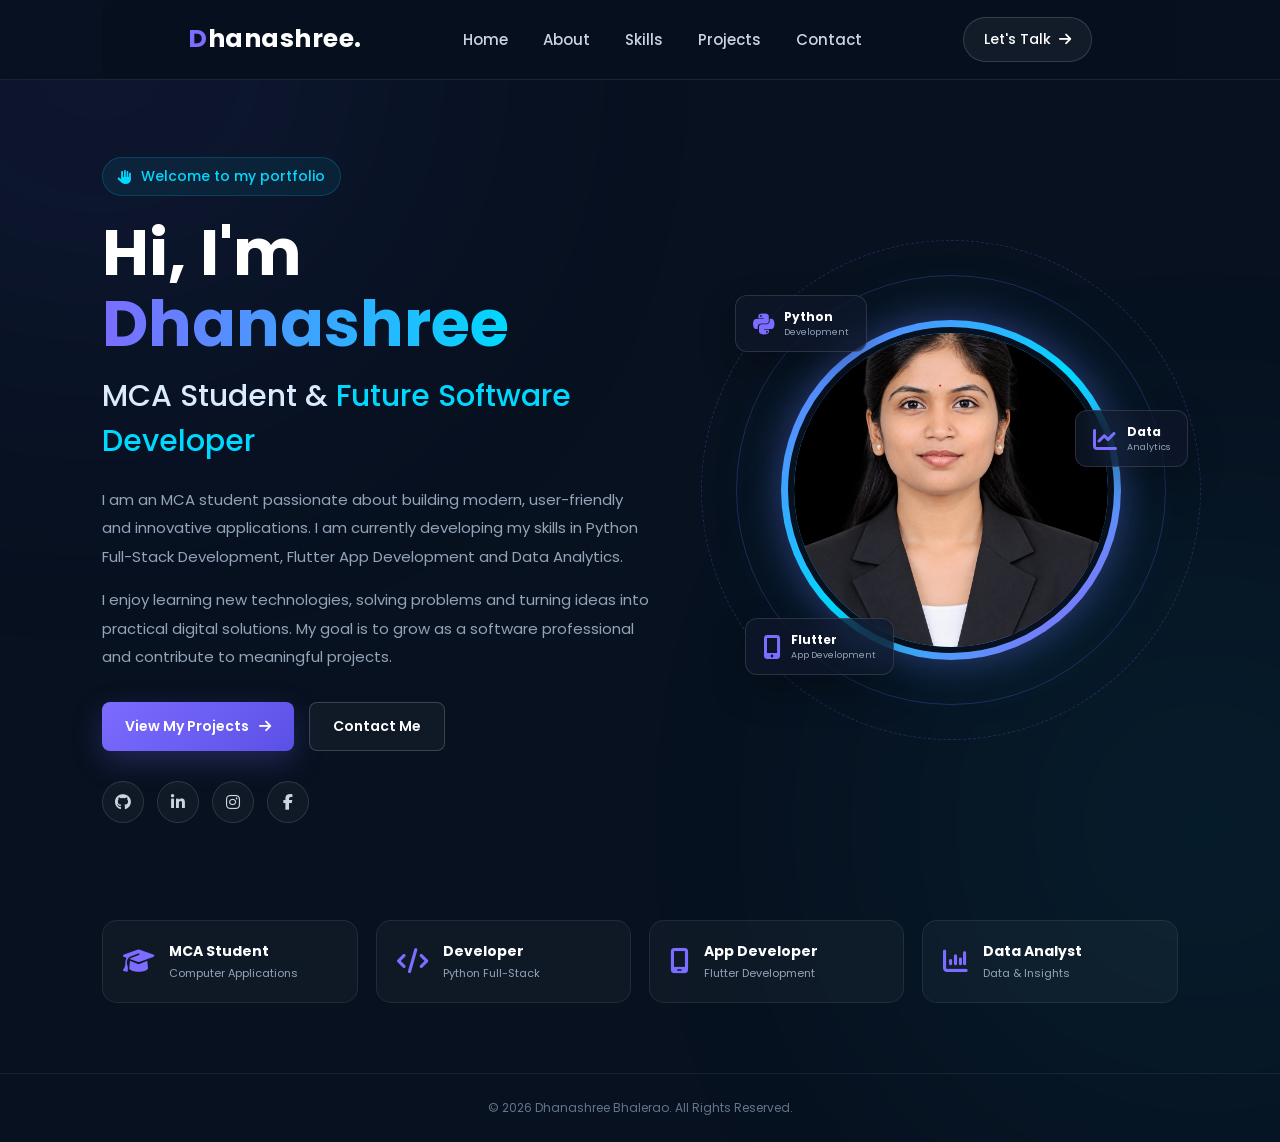
<file: index.html>
<!DOCTYPE html>
<html lang="en">

<head>
    <meta charset="UTF-8">
    <meta name="viewport" content="width=device-width, initial-scale=1.0">

    <title>Home | Dhanashree Bhalerao</title>

    <!-- Google Font -->
    <link rel="preconnect" href="https://fonts.googleapis.com">
    <link rel="preconnect" href="https://fonts.gstatic.com" crossorigin>
    <link href="https://fonts.googleapis.com/css2?family=Poppins:wght@300;400;500;600;700;800&display=swap" rel="stylesheet">

    <!-- Icons -->
    <link rel="stylesheet" href="https://cdnjs.cloudflare.com/ajax/libs/font-awesome/6.5.2/css/all.min.css">

    <!-- CSS -->
    <link rel="stylesheet" href="home.css">
    <link rel="stylesheet" href="navbar.css">
    <link rel="stylesheet" href="home.css">
</head>

<body>

    <!-- ================= NAVBAR ================= -->

    <header class="header">


        <header class="header">

            <a href="index.html" class="logo">
                <span>D</span>hanashree.
            </a>

            <nav class="navbar">

                <a href="index.html">Home</a>

                <a href="about.html">About</a>

                <a href="skill.html">Skills</a>

                <a href="projects.html">Projects</a>

                <a href="contact.html">Contact</a>

            </nav>

            <a href="contact.html" class="nav-btn">
        Let's Talk
        <i class="fa-solid fa-arrow-right"></i>
    </a>

        </header>


    </header>


    <!-- ================= HOME ================= -->

    <main>

        <section class="home">

            <!-- LEFT CONTENT -->

            <div class="home-content">

                <p class="welcome">
                    <i class="fa-solid fa-hand"></i> Welcome to my portfolio
                </p>

                <h1>
                    Hi, I'm
                    <span>Dhanashree</span>
                </h1>

                <h2>
                    MCA Student & <span>Future Software Developer</span>
                </h2>

                <p class="description">
                    I am an MCA student passionate about building modern, user-friendly and innovative applications. I am currently developing my skills in Python Full-Stack Development, Flutter App Development and Data Analytics.
                </p>

                <p class="description">
                    I enjoy learning new technologies, solving problems and turning ideas into practical digital solutions. My goal is to grow as a software professional and contribute to meaningful projects.
                </p>


                <!-- BUTTONS -->

                <div class="home-buttons">

                    <a href="projects.html" class="btn primary-btn">
                        View My Projects
                        <i class="fa-solid fa-arrow-right"></i>
                    </a>

                    <a href="contact.html" class="btn secondary-btn">
                        Contact Me
                    </a>

                </div>


                <!-- SOCIAL MEDIA -->

                <div class="social-links">

                    <a href="#" title="GitHub">
                        <i class="fa-brands fa-github"></i>
                    </a>

                    <a href="#" title="LinkedIn">
                        <i class="fa-brands fa-linkedin-in"></i>
                    </a>

                    <a href="#" title="Instagram">
                        <i class="fa-brands fa-instagram"></i>
                    </a>

                    <a href="#" title="Facebook">
                        <i class="fa-brands fa-facebook-f"></i>
                    </a>

                </div>

            </div>


            <!-- RIGHT IMAGE -->

            <div class="home-image">

                <!-- Decorative circles -->

                <div class="circle circle-one"></div>
                <div class="circle circle-two"></div>

                <!-- Image -->

                <div class="image-wrapper">

                    <div class="image-border">

                        <img src="DHANA.jpeg" alt="Dhanashree Bhalerao">

                    </div>

                </div>


                <!-- Floating Cards -->

                <div class="floating-card card-python">

                    <i class="fa-brands fa-python"></i>

                    <div>
                        <strong>Python</strong>
                        <small>Development</small>
                    </div>

                </div>


                <div class="floating-card card-data">

                    <i class="fa-solid fa-chart-line"></i>

                    <div>
                        <strong>Data</strong>
                        <small>Analytics</small>
                    </div>

                </div>


                <div class="floating-card card-flutter">

                    <i class="fa-solid fa-mobile-screen-button"></i>

                    <div>
                        <strong>Flutter</strong>
                        <small>App Development</small>
                    </div>

                </div>

            </div>

        </section>


        <!-- ================= QUICK INFO ================= -->

        <section class="quick-info">

            <div class="info-box">

                <i class="fa-solid fa-graduation-cap"></i>

                <div>
                    <h3>MCA Student</h3>
                    <p>Computer Applications</p>
                </div>

            </div>


            <div class="info-box">

                <i class="fa-solid fa-code"></i>

                <div>
                    <h3>Developer</h3>
                    <p>Python Full-Stack</p>
                </div>

            </div>


            <div class="info-box">

                <i class="fa-solid fa-mobile-screen"></i>

                <div>
                    <h3>App Developer</h3>
                    <p>Flutter Development</p>
                </div>

            </div>


            <div class="info-box">

                <i class="fa-solid fa-chart-column"></i>

                <div>
                    <h3>Data Analyst</h3>
                    <p>Data & Insights</p>
                </div>

            </div>

        </section>

    </main>


    <!-- ================= FOOTER ================= -->

    <footer>

        <p>
            © 2026 Dhanashree Bhalerao. All Rights Reserved.
        </p>

    </footer>

</body>

</html>
</file>
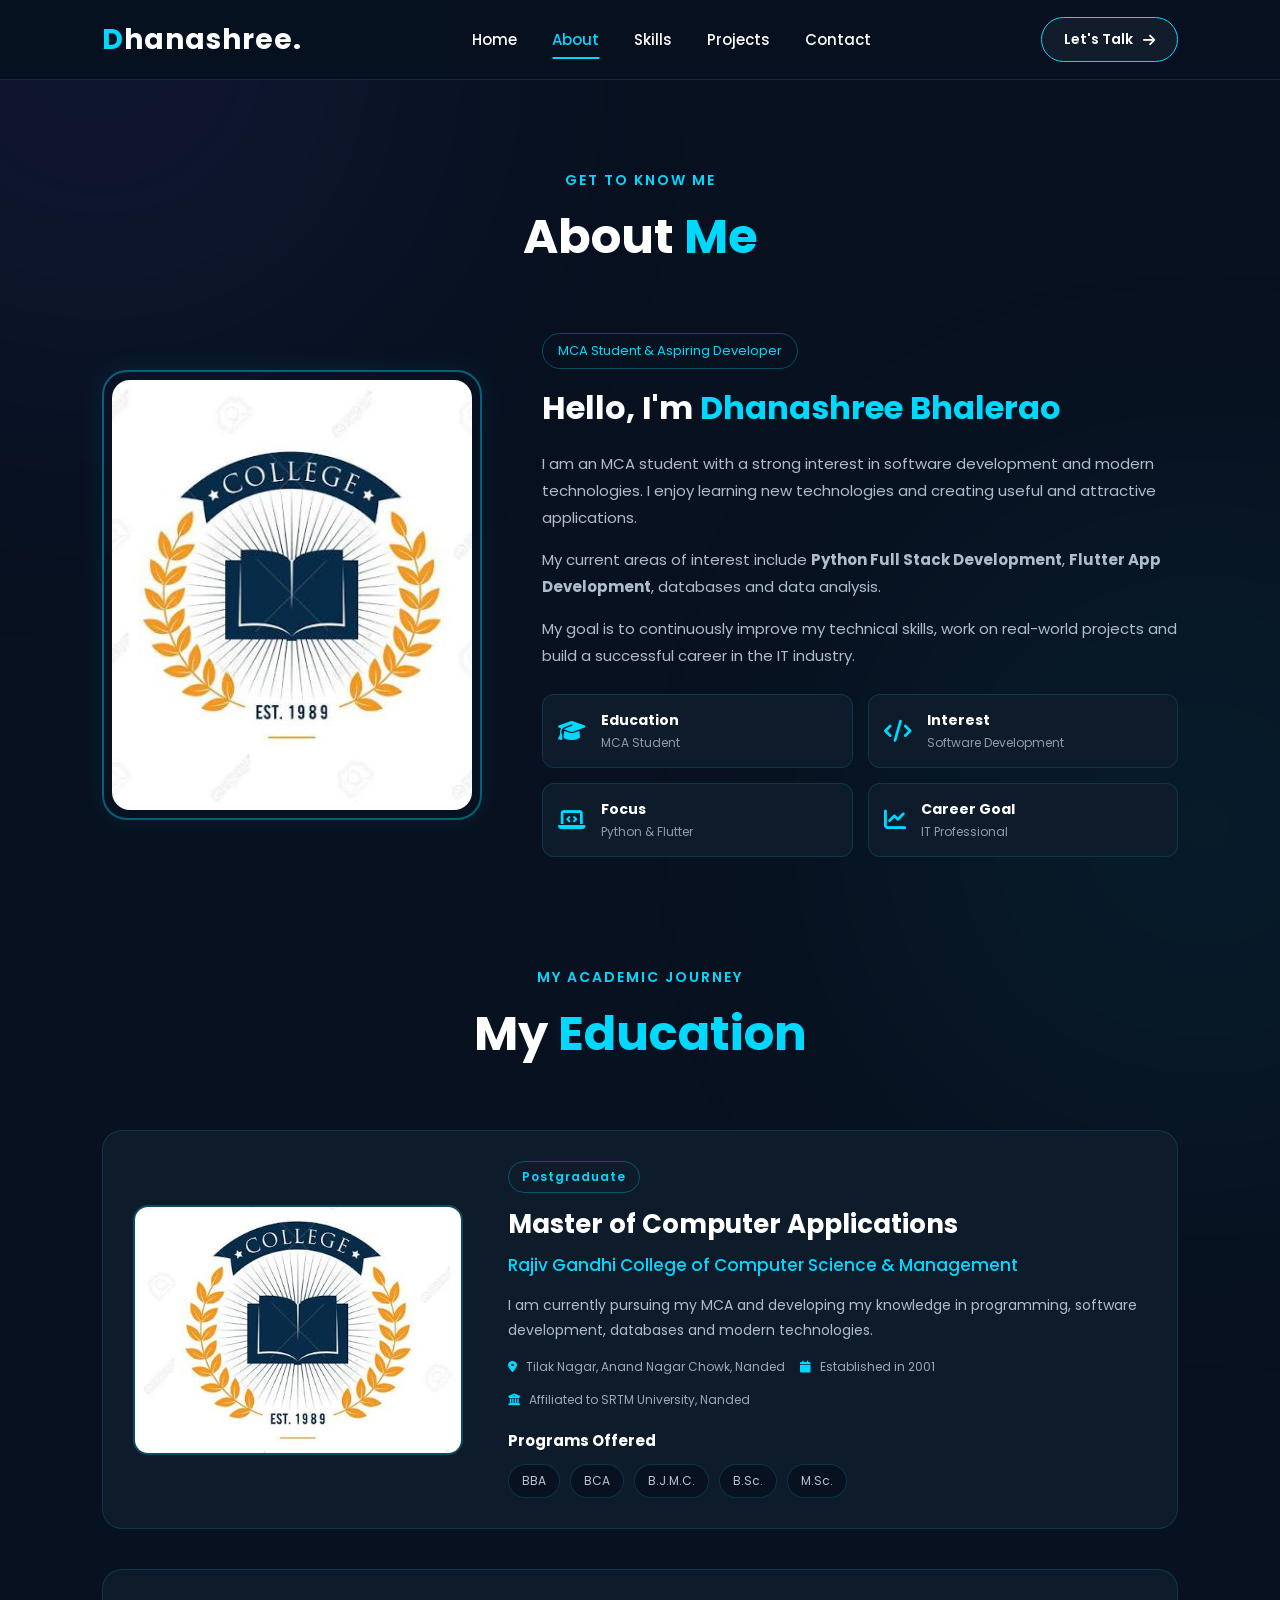
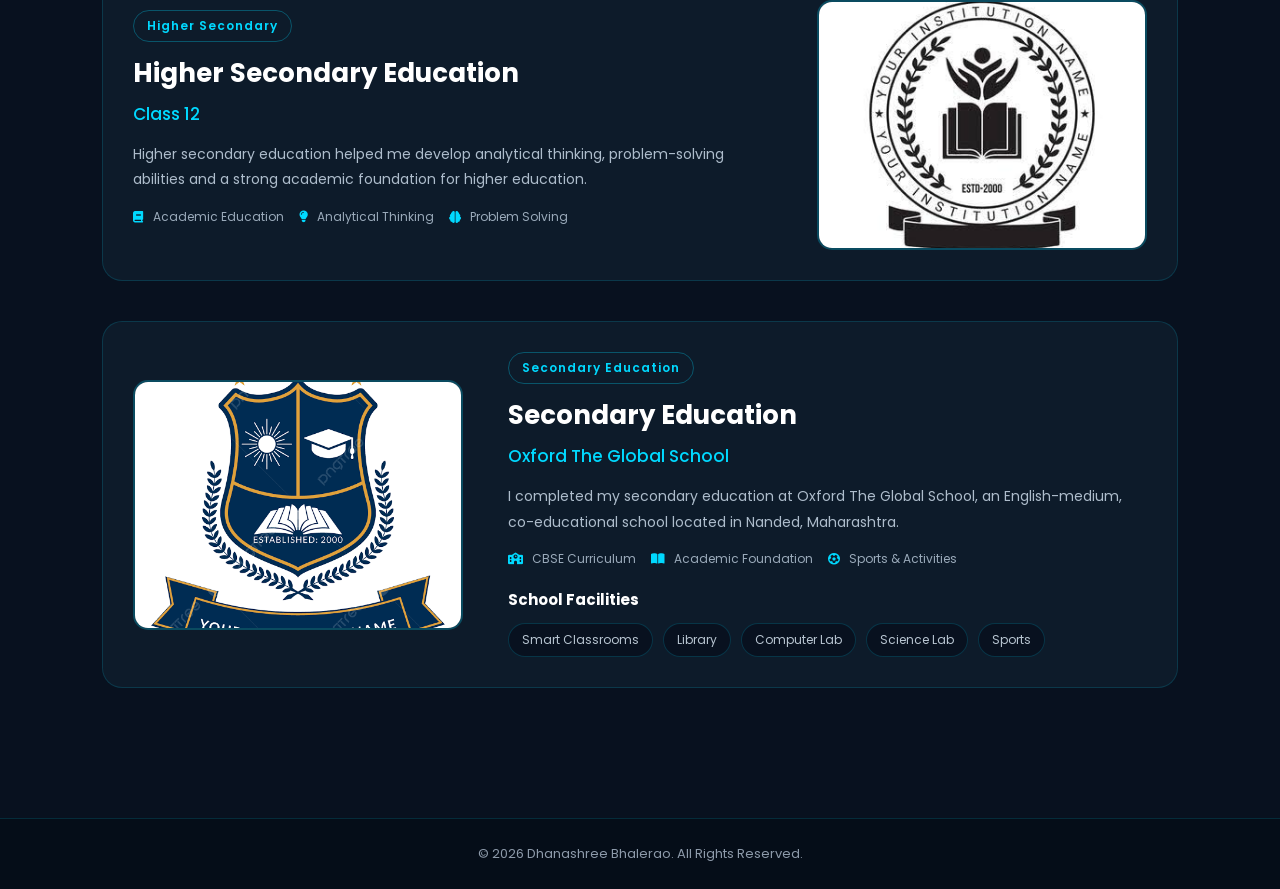
<file: about.html>
<!DOCTYPE html>
<html lang="en">

<head>
    <meta charset="UTF-8">
    <meta name="viewport" content="width=device-width, initial-scale=1.0">

    <title>ABOUT</title>

    <!-- Google Font -->
    <link rel="preconnect" href="https://fonts.googleapis.com">
    <link rel="preconnect" href="https://fonts.gstatic.com" crossorigin>

    <link href="https://fonts.googleapis.com/css2?family=Poppins:wght@300;400;500;600;700;800&display=swap" rel="stylesheet">

    <!-- Font Awesome -->
    <link rel="stylesheet" href="https://cdnjs.cloudflare.com/ajax/libs/font-awesome/6.5.2/css/all.min.css">

    <!-- Same CSS -->
    <link rel="stylesheet" href="about.css">

    <!-- Contact Page CSS -->
    <link rel="stylesheet" href="navbar.css">
    <link rel="stylesheet" href="home.css">

</head>

<!DOCTYPE html>
<html lang="en">

<head>
    <meta charset="UTF-8">
    <meta name="viewport" content="width=device-width, initial-scale=1.0">

    <title>About | Dhanashree Bhalerao</title>

    <!-- Google Font -->
    <link rel="preconnect" href="https://fonts.googleapis.com">
    <link rel="preconnect" href="https://fonts.gstatic.com" crossorigin>

    <link href="https://fonts.googleapis.com/css2?family=Poppins:wght@300;400;500;600;700;800&display=swap" rel="stylesheet">

    <!-- Font Awesome -->
    <link rel="stylesheet" href="https://cdnjs.cloudflare.com/ajax/libs/font-awesome/6.5.2/css/all.min.css">

    <!-- CSS -->
    <link rel="stylesheet" href="about.css">

</head>

<body>


    <!-- ================= HEADER / NAVBAR ================= -->

    <header class="header">

        <a href="index.html" class="logo">
            <span>D</span>hanashree.
        </a>

        <nav class="navbar">

            <a href="index.html">Home</a>

            <a href="about.html" class="active">About</a>

            <a href="skill.html">Skills</a>

            <a href="projects.html">Projects</a>

            <a href="contact.html">Contact</a>

        </nav>

        <a href="contact.html" class="nav-btn">
            Let's Talk
            <i class="fa-solid fa-arrow-right"></i>
        </a>

    </header>


    <!-- ================= ABOUT SECTION ================= -->

    <main>

        <section class="about">

            <div class="section-heading">

                <p class="small-title">
                    Get To Know Me
                </p>

                <h1>
                    About <span>Me</span>
                </h1>

            </div>


            <!-- ABOUT INTRO -->

            <div class="about-intro">

                <div class="about-image">

                    <img src="Graduation.jpg" alt="Dhanashree Graduation">

                </div>


                <div class="about-content">

                    <span class="about-tag">
                        MCA Student & Aspiring Developer
                    </span>

                    <h2>
                        Hello, I'm
                        <span>Dhanashree Bhalerao</span>
                    </h2>

                    <p>
                        I am an MCA student with a strong interest in software development and modern technologies. I enjoy learning new technologies and creating useful and attractive applications.
                    </p>

                    <p>
                        My current areas of interest include
                        <strong>Python Full Stack Development</strong>,
                        <strong>Flutter App Development</strong>, databases and data analysis.
                    </p>

                    <p>
                        My goal is to continuously improve my technical skills, work on real-world projects and build a successful career in the IT industry.
                    </p>


                    <!-- ABOUT DETAILS -->

                    <div class="about-details">

                        <div class="detail-box">
                            <i class="fa-solid fa-graduation-cap"></i>

                            <div>
                                <h4>Education</h4>
                                <p>MCA Student</p>
                            </div>
                        </div>


                        <div class="detail-box">
                            <i class="fa-solid fa-code"></i>

                            <div>
                                <h4>Interest</h4>
                                <p>Software Development</p>
                            </div>
                        </div>


                        <div class="detail-box">
                            <i class="fa-solid fa-laptop-code"></i>

                            <div>
                                <h4>Focus</h4>
                                <p>Python & Flutter</p>
                            </div>
                        </div>


                        <div class="detail-box">
                            <i class="fa-solid fa-chart-line"></i>

                            <div>
                                <h4>Career Goal</h4>
                                <p>IT Professional</p>
                            </div>
                        </div>

                    </div>

                </div>

            </div>


            <!-- ================= EDUCATION ================= -->

            <div class="education-section">

                <div class="section-heading">

                    <p class="small-title">
                        My Academic Journey
                    </p>

                    <h1>
                        My <span>Education</span>
                    </h1>

                </div>


                <!-- MCA -->

                <div class="education-card">

                    <div class="education-image">

                        <img src="Graduation.jpg" alt="MCA Graduation">

                    </div>


                    <div class="education-content">

                        <span class="education-year">
                            Postgraduate
                        </span>

                        <h2>
                            Master of Computer Applications
                        </h2>

                        <h3>
                            Rajiv Gandhi College of Computer Science & Management
                        </h3>

                        <p>
                            I am currently pursuing my MCA and developing my knowledge in programming, software development, databases and modern technologies.
                        </p>

                        <div class="education-info">

                            <p>
                                <i class="fa-solid fa-location-dot"></i> Tilak Nagar, Anand Nagar Chowk, Nanded
                            </p>

                            <p>
                                <i class="fa-solid fa-calendar"></i> Established in 2001
                            </p>

                            <p>
                                <i class="fa-solid fa-building-columns"></i> Affiliated to SRTM University, Nanded
                            </p>

                        </div>

                        <h4>Programs Offered</h4>

                        <div class="course-list">

                            <span>BBA</span>
                            <span>BCA</span>
                            <span>B.J.M.C.</span>
                            <span>B.Sc.</span>
                            <span>M.Sc.</span>

                        </div>

                    </div>

                </div>


                <!-- CLASS 12 -->

                <div class="education-card reverse">

                    <div class="education-image">

                        <img src="class 12.jpg" alt="Class 12 Education">

                    </div>


                    <div class="education-content">

                        <span class="education-year">
                            Higher Secondary
                        </span>

                        <h2>
                            Higher Secondary Education
                        </h2>

                        <h3>
                            Class 12
                        </h3>

                        <p>
                            Higher secondary education helped me develop analytical thinking, problem-solving abilities and a strong academic foundation for higher education.
                        </p>

                        <div class="education-info">

                            <p>
                                <i class="fa-solid fa-book"></i> Academic Education
                            </p>

                            <p>
                                <i class="fa-solid fa-lightbulb"></i> Analytical Thinking
                            </p>

                            <p>
                                <i class="fa-solid fa-brain"></i> Problem Solving
                            </p>

                        </div>

                    </div>

                </div>


                <!-- CLASS 10 -->

                <div class="education-card">

                    <div class="education-image">

                        <img src="class10.png" alt="Class 10 Education">

                    </div>


                    <div class="education-content">

                        <span class="education-year">
                            Secondary Education
                        </span>

                        <h2>
                            Secondary Education
                        </h2>

                        <h3>
                            Oxford The Global School
                        </h3>

                        <p>
                            I completed my secondary education at Oxford The Global School, an English-medium, co-educational school located in Nanded, Maharashtra.
                        </p>

                        <div class="education-info">

                            <p>
                                <i class="fa-solid fa-school"></i> CBSE Curriculum
                            </p>

                            <p>
                                <i class="fa-solid fa-book-open"></i> Academic Foundation
                            </p>

                            <p>
                                <i class="fa-solid fa-futbol"></i> Sports & Activities
                            </p>

                        </div>

                        <h4>School Facilities</h4>

                        <div class="course-list">

                            <span>Smart Classrooms</span>
                            <span>Library</span>
                            <span>Computer Lab</span>
                            <span>Science Lab</span>
                            <span>Sports</span>

                        </div>

                    </div>

                </div>

            </div>

        </section>

    </main>


    <!-- ================= FOOTER ================= -->

    <footer>

        <p>
            © 2026 Dhanashree Bhalerao. All Rights Reserved.
        </p>

    </footer>


</body>

</html>
</file>
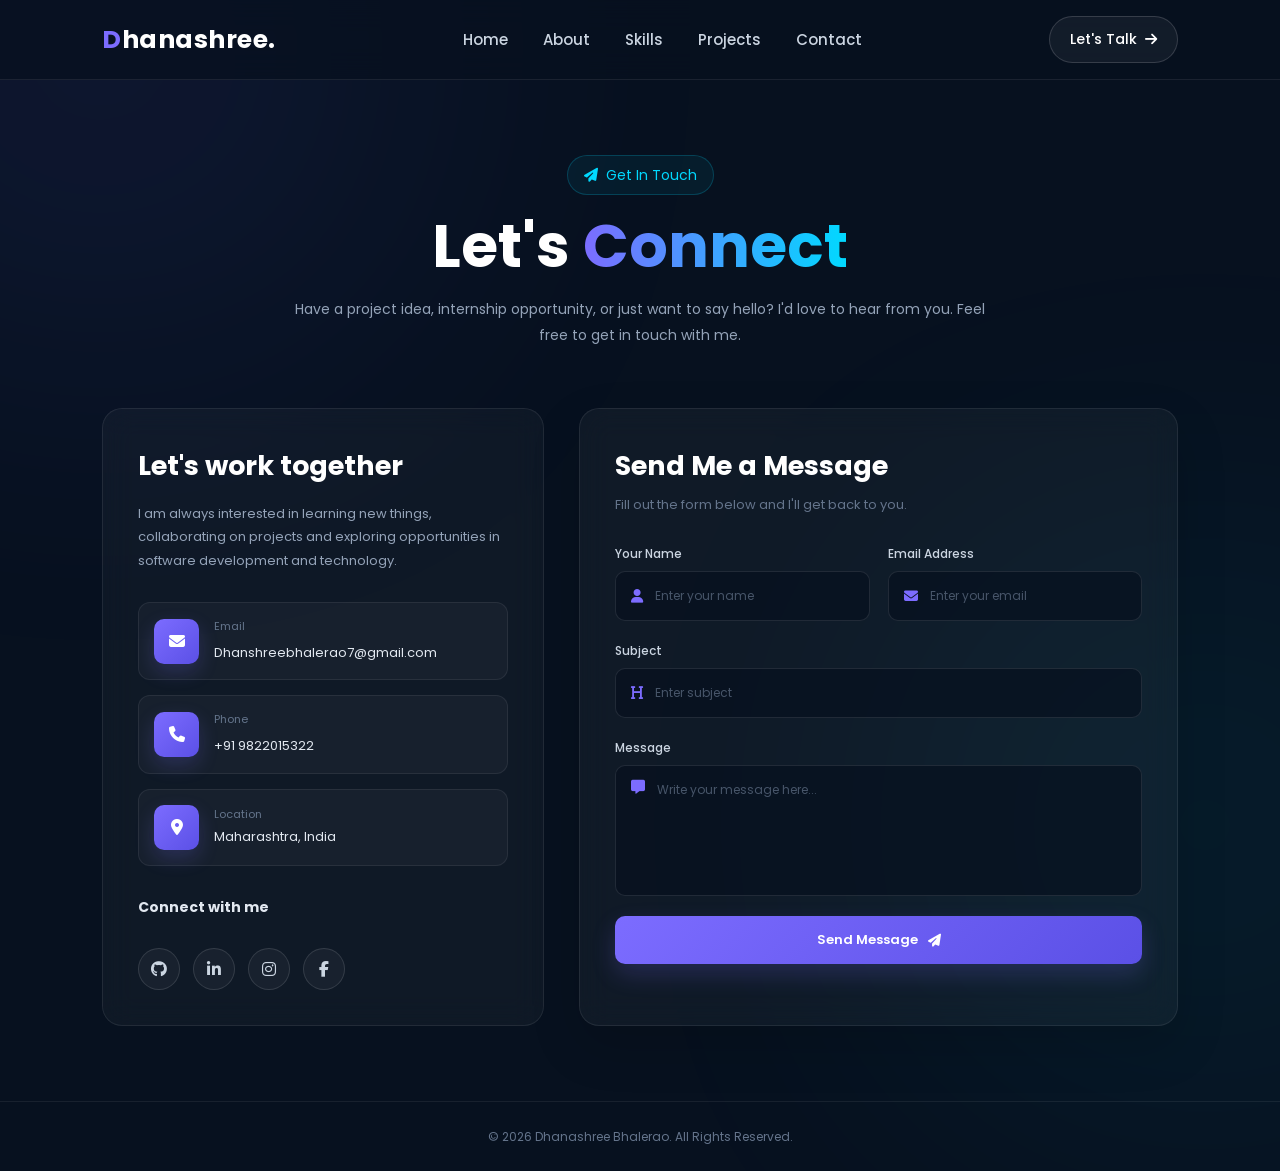
<file: contact.html>
<!DOCTYPE html>
<html lang="en">

<head>
    <meta charset="UTF-8">
    <meta name="viewport" content="width=device-width, initial-scale=1.0">

    <title>Contact | Dhanashree Bhalerao</title>

    <!-- Google Font -->
    <link rel="preconnect" href="https://fonts.googleapis.com">
    <link rel="preconnect" href="https://fonts.gstatic.com" crossorigin>

    <link href="https://fonts.googleapis.com/css2?family=Poppins:wght@300;400;500;600;700;800&display=swap" rel="stylesheet">

    <!-- Font Awesome -->
    <link rel="stylesheet" href="https://cdnjs.cloudflare.com/ajax/libs/font-awesome/6.5.2/css/all.min.css">

    <!-- Same CSS -->
    <link rel="stylesheet" href="contact.css">

    <!-- Contact Page CSS -->
    <link rel="stylesheet" href="navbar.css">
    <link rel="stylesheet" href="home.css">

</head>

<body>

    <header class="header">

        <a href="index.html" class="logo">
            <span>D</span>hanashree.
        </a>

        <nav class="navbar">

            <a href="index.html">Home</a>

            <a href="about.html">About</a>

            <a href="skill.html">Skills</a>

            <a href="projects.html">Projects</a>

            <a href="contact.html">Contact</a>

        </nav>

        <a href="contact.html" class="nav-btn">
        Let's Talk
        <i class="fa-solid fa-arrow-right"></i>
    </a>

    </header>


    </header>

    <!-- ================= CONTACT SECTION ================= -->

    <main>

        <section class="contact">

            <!-- PAGE HEADING -->

            <div class="contact-heading">

                <p class="contact-label">
                    <i class="fa-solid fa-paper-plane"></i> Get In Touch
                </p>

                <h1>
                    Let's <span>Connect</span>
                </h1>

                <p>
                    Have a project idea, internship opportunity, or just want to say hello? I'd love to hear from you. Feel free to get in touch with me.
                </p>

            </div>


            <!-- CONTACT CONTENT -->

            <div class="contact-container">


                <!-- LEFT SIDE -->

                <div class="contact-info">

                    <h2>
                        Let's work together
                    </h2>

                    <p>
                        I am always interested in learning new things, collaborating on projects and exploring opportunities in software development and technology.
                    </p>


                    <!-- EMAIL -->

                    <div class="contact-card">

                        <div class="contact-icon">
                            <i class="fa-solid fa-envelope"></i>
                        </div>

                        <div>
                            <span>Email</span>

                            <a href="Dhanshreebhalerao7@.com">
                                Dhanshreebhalerao7@gmail.com
                            </a>
                        </div>

                    </div>


                    <!-- PHONE -->

                    <div class="contact-card">

                        <div class="contact-icon">
                            <i class="fa-solid fa-phone"></i>
                        </div>

                        <div>
                            <span>Phone</span>

                            <a href="tel:+919226624110">
                                +91 9822015322
                            </a>
                        </div>

                    </div>


                    <!-- LOCATION -->

                    <div class="contact-card">

                        <div class="contact-icon">
                            <i class="fa-solid fa-location-dot"></i>
                        </div>

                        <div>
                            <span>Location</span>

                            <p>
                                Maharashtra, India
                            </p>
                        </div>

                    </div>


                    <!-- SOCIAL MEDIA -->

                    <div class="contact-social">

                        <h3>Connect with me</h3>

                        <div class="social-links">

                            <a href="#" title="GitHub">
                                <i class="fa-brands fa-github"></i>
                            </a>

                            <a href="#" title="LinkedIn">
                                <i class="fa-brands fa-linkedin-in"></i>
                            </a>

                            <a href="#" title="Instagram">
                                <i class="fa-brands fa-instagram"></i>
                            </a>

                            <a href="#" title="Facebook">
                                <i class="fa-brands fa-facebook-f"></i>
                            </a>

                        </div>

                    </div>

                </div>


                <!-- RIGHT SIDE FORM -->

                <div class="contact-form-box">

                    <h2>
                        Send Me a Message
                    </h2>

                    <p>
                        Fill out the form below and I'll get back to you.
                    </p>


                    <form action="#" method="post">

                        <div class="input-row">

                            <div class="input-box">

                                <label for="name">
                                    Your Name
                                </label>

                                <div class="input-field">

                                    <i class="fa-solid fa-user"></i>

                                    <input type="text" id="name" name="name" placeholder="Enter your name" required>

                                </div>

                            </div>


                            <div class="input-box">

                                <label for="email">
                                    Email Address
                                </label>

                                <div class="input-field">

                                    <i class="fa-solid fa-envelope"></i>

                                    <input type="email" id="email" name="email" placeholder="Enter your email" required>

                                </div>

                            </div>

                        </div>


                        <div class="input-box">

                            <label for="subject">
                                Subject
                            </label>

                            <div class="input-field">

                                <i class="fa-solid fa-heading"></i>

                                <input type="text" id="subject" name="subject" placeholder="Enter subject" required>

                            </div>

                        </div>


                        <div class="input-box">

                            <label for="message">
                                Message
                            </label>

                            <div class="textarea-field">

                                <i class="fa-solid fa-message"></i>

                                <textarea id="message" name="message" rows="6" placeholder="Write your message here..." required></textarea>

                            </div>

                        </div>


                        <button type="submit" class="send-btn">

                            Send Message

                            <i class="fa-solid fa-paper-plane"></i>

                        </button>

                    </form>

                </div>

            </div>

        </section>

    </main>


    <!-- ================= FOOTER ================= -->

    <footer>

        <p>
            © 2026 Dhanashree Bhalerao. All Rights Reserved.
        </p>

    </footer>

</body>

</html>
</file>
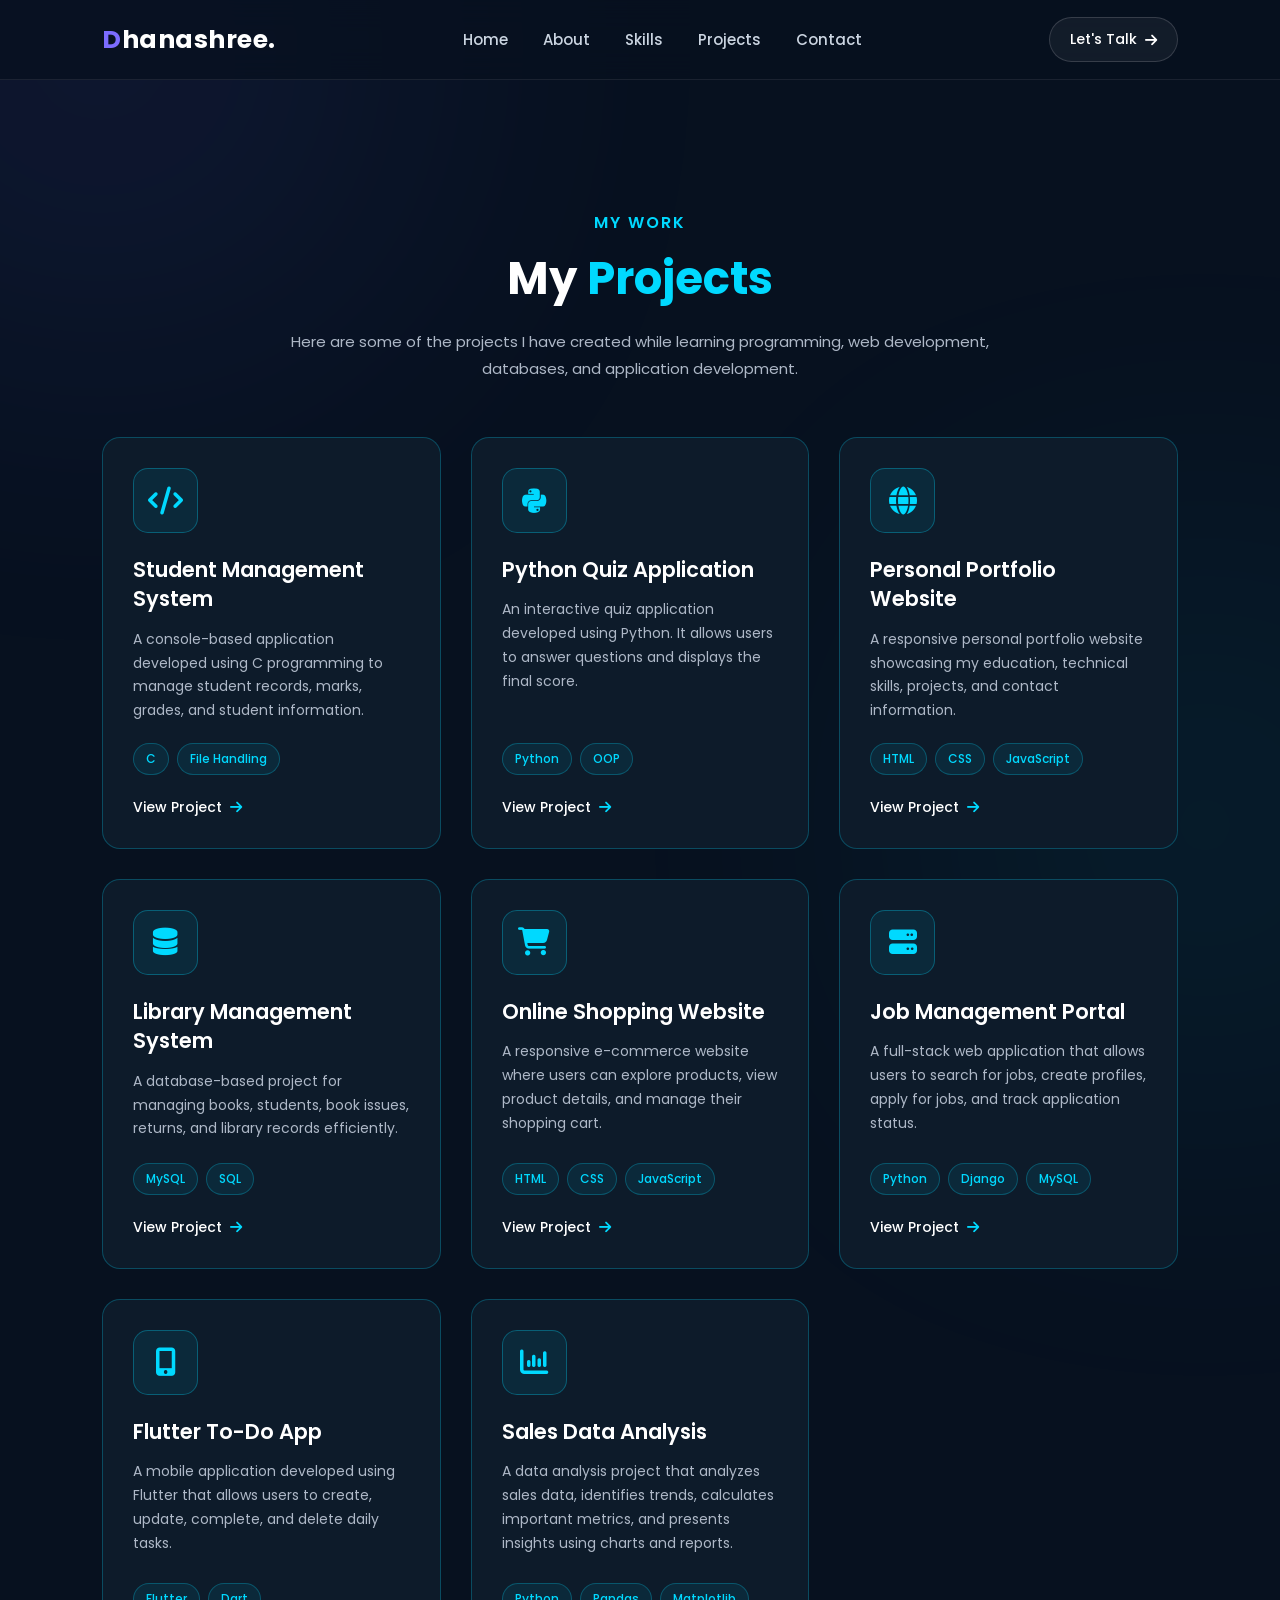
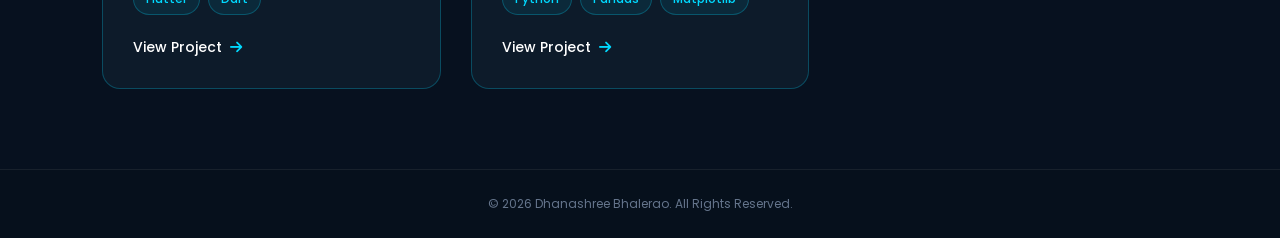
<file: projects.html>
<!DOCTYPE html>
<html lang="en">

<head>
    <meta charset="UTF-8">
    <meta name="viewport" content="width=device-width, initial-scale=1.0">

    <title>Contact | Dhanashree Bhalerao</title>

    <!-- Google Font -->
    <link rel="preconnect" href="https://fonts.googleapis.com">
    <link rel="preconnect" href="https://fonts.gstatic.com" crossorigin>

    <link href="https://fonts.googleapis.com/css2?family=Poppins:wght@300;400;500;600;700;800&display=swap" rel="stylesheet">

    <!-- Font Awesome -->
    <link rel="stylesheet" href="https://cdnjs.cloudflare.com/ajax/libs/font-awesome/6.5.2/css/all.min.css">

    <!-- Same CSS -->
    <link rel="stylesheet" href="projects.css">

    <!-- Contact Page CSS -->
    <link rel="stylesheet" href="navbar.css">
    <link rel="stylesheet" href="home.css">

</head>

<body>

    <header class="header">

        <a href="index.html" class="logo">
            <span>D</span>hanashree.
        </a>

        <nav class="navbar">

            <a href="index.html">Home</a>

            <a href="about.html">About</a>

            <a href="skill.html">Skills</a>

            <a href="projects.html">Projects</a>

            <a href="contact.html">Contact</a>

        </nav>

        <a href="contact.html" class="nav-btn">
        Let's Talk
        <i class="fa-solid fa-arrow-right"></i>
    </a>

    </header>


    </header>


    <main>

        <section class="projects-section">

            <div class="projects-heading">

                <p class="section-subtitle">
                    My Work
                </p>

                <h1>
                    My <span>Projects</span>
                </h1>

                <p class="section-description">
                    Here are some of the projects I have created while learning programming, web development, databases, and application development.
                </p>

            </div>


            <!-- =========================
                 PROJECT CARDS
            ========================== -->

            <div class="projects-container">


                <!-- Project 1 -->

                <div class="project-card">

                    <div class="project-icon">
                        <i class="fa-solid fa-code"></i>
                    </div>

                    <h2>
                        Student Management System
                    </h2>

                    <p>
                        A console-based application developed using C programming to manage student records, marks, grades, and student information.
                    </p>

                    <div class="project-tech">
                        <span>C</span>
                        <span>File Handling</span>
                    </div>

                    <a href="#" class="project-btn">
                        View Project
                        <i class="fa-solid fa-arrow-right"></i>
                    </a>

                </div>


                <!-- Project 2 -->

                <div class="project-card">

                    <div class="project-icon">
                        <i class="fa-brands fa-python"></i>
                    </div>

                    <h2>
                        Python Quiz Application
                    </h2>

                    <p>
                        An interactive quiz application developed using Python. It allows users to answer questions and displays the final score.
                    </p>

                    <div class="project-tech">
                        <span>Python</span>
                        <span>OOP</span>
                    </div>

                    <a href="#" class="project-btn">
                        View Project
                        <i class="fa-solid fa-arrow-right"></i>
                    </a>

                </div>


                <!-- Project 3 -->

                <div class="project-card">

                    <div class="project-icon">
                        <i class="fa-solid fa-globe"></i>
                    </div>

                    <h2>
                        Personal Portfolio Website
                    </h2>

                    <p>
                        A responsive personal portfolio website showcasing my education, technical skills, projects, and contact information.
                    </p>

                    <div class="project-tech">
                        <span>HTML</span>
                        <span>CSS</span>
                        <span>JavaScript</span>
                    </div>

                    <a href="#" class="project-btn">
                        View Project
                        <i class="fa-solid fa-arrow-right"></i>
                    </a>

                </div>


                <!-- Project 4 -->

                <div class="project-card">

                    <div class="project-icon">
                        <i class="fa-solid fa-database"></i>
                    </div>

                    <h2>
                        Library Management System
                    </h2>

                    <p>
                        A database-based project for managing books, students, book issues, returns, and library records efficiently.
                    </p>

                    <div class="project-tech">
                        <span>MySQL</span>
                        <span>SQL</span>
                    </div>

                    <a href="#" class="project-btn">
                        View Project
                        <i class="fa-solid fa-arrow-right"></i>
                    </a>

                </div>


                <!-- Project 5 -->

                <div class="project-card">

                    <div class="project-icon">
                        <i class="fa-solid fa-cart-shopping"></i>
                    </div>

                    <h2>
                        Online Shopping Website
                    </h2>

                    <p>
                        A responsive e-commerce website where users can explore products, view product details, and manage their shopping cart.
                    </p>

                    <div class="project-tech">
                        <span>HTML</span>
                        <span>CSS</span>
                        <span>JavaScript</span>
                    </div>

                    <a href="#" class="project-btn">
                        View Project
                        <i class="fa-solid fa-arrow-right"></i>
                    </a>

                </div>


                <!-- Project 6 -->

                <div class="project-card">

                    <div class="project-icon">
                        <i class="fa-solid fa-server"></i>
                    </div>

                    <h2>
                        Job Management Portal
                    </h2>

                    <p>
                        A full-stack web application that allows users to search for jobs, create profiles, apply for jobs, and track application status.
                    </p>

                    <div class="project-tech">
                        <span>Python</span>
                        <span>Django</span>
                        <span>MySQL</span>
                    </div>

                    <a href="#" class="project-btn">
                        View Project
                        <i class="fa-solid fa-arrow-right"></i>
                    </a>

                </div>


                <!-- Project 7 -->

                <div class="project-card">

                    <div class="project-icon">
                        <i class="fa-solid fa-mobile-screen-button"></i>
                    </div>

                    <h2>
                        Flutter To-Do App
                    </h2>

                    <p>
                        A mobile application developed using Flutter that allows users to create, update, complete, and delete daily tasks.
                    </p>

                    <div class="project-tech">
                        <span>Flutter</span>
                        <span>Dart</span>
                    </div>

                    <a href="#" class="project-btn">
                        View Project
                        <i class="fa-solid fa-arrow-right"></i>
                    </a>

                </div>


                <!-- Project 8 -->

                <div class="project-card">

                    <div class="project-icon">
                        <i class="fa-solid fa-chart-column"></i>
                    </div>

                    <h2>
                        Sales Data Analysis
                    </h2>

                    <p>
                        A data analysis project that analyzes sales data, identifies trends, calculates important metrics, and presents insights using charts and reports.
                    </p>

                    <div class="project-tech">
                        <span>Python</span>
                        <span>Pandas</span>
                        <span>Matplotlib</span>
                    </div>

                    <a href="#" class="project-btn">
                        View Project
                        <i class="fa-solid fa-arrow-right"></i>
                    </a>

                </div>


            </div>

        </section>

    </main>




</html>


<footer>

    <p>
        © 2026 Dhanashree Bhalerao. All Rights Reserved.
    </p>

</footer>

</body>

</html>
</file>
<file: home.css>
/* =========================
   RESET
========================= */

* {
    margin: 0;
    padding: 0;
    box-sizing: border-box;
}

body {
    font-family: Arial, sans-serif;
    background-color: #ffffff;
    color: #333333;
}

navbar {
    width: 100%;
    min-height: 75px;
    padding: 15px 7%;
    background: #0756a8;
    display: flex;
    align-items: center;
    box-shadow: 0 4px 15px rgba(0, 0, 0, 0.20);
    position: sticky;
    top: 0;
    z-index: 1000;
    justify-content: space-between;
}


/* =========================================
   GLOBAL
========================================= */

* {
    margin: 0;
    padding: 0;
    box-sizing: border-box;
    text-decoration: none;
    scroll-behavior: smooth;
}

body {
    font-family: "Poppins", sans-serif;
    background: #07111f;
    color: #ffffff;
    min-height: 100vh;
    overflow-x: hidden;
}


/* =========================================
   BACKGROUND EFFECT
========================================= */

body::before {
    content: "";
    position: fixed;
    width: 500px;
    height: 500px;
    background: #6c63ff;
    border-radius: 50%;
    filter: blur(180px);
    opacity: 0.15;
    top: -200px;
    left: -150px;
    z-index: -1;
}

body::after {
    content: "";
    position: fixed;
    width: 450px;
    height: 450px;
    background: #00d9ff;
    border-radius: 50%;
    filter: blur(180px);
    opacity: 0.12;
    right: -150px;
    bottom: -150px;
    z-index: -1;
}


/* =========================================
   HOME SECTION
========================================= */

.home {
    min-height: calc(100vh - 80px);
    display: flex;
    align-items: center;
    justify-content: space-between;
    gap: 70px;
    padding: 70px 8%;
}


/* =========================================
   HOME CONTENT
========================================= */

.home-content {
    width: 55%;
    animation: slideLeft 1s ease forwards;
}


/* WELCOME */

.welcome {
    display: inline-flex;
    align-items: center;
    gap: 9px;
    color: #00d9ff;
    font-size: 14px;
    font-weight: 500;
    padding: 8px 15px;
    background: rgba(0, 217, 255, 0.07);
    border: 1px solid rgba(0, 217, 255, 0.18);
    border-radius: 30px;
    margin-bottom: 22px;
}


/* MAIN HEADING */

.home-content h1 {
    font-size: clamp(45px, 5vw, 70px);
    line-height: 1.1;
    font-weight: 700;
    margin-bottom: 15px;
}

.home-content h1 span {
    background: linear-gradient( 90deg, #7c6cff, #00d9ff);
    -webkit-background-clip: text;
    -webkit-text-fill-color: transparent;
}


/* SUB HEADING */

.home-content h2 {
    font-size: clamp(20px, 2.5vw, 30px);
    color: #dbeafe;
    font-weight: 500;
    margin-bottom: 22px;
}

.home-content h2 span {
    color: #00d9ff;
}


/* DESCRIPTION */

.description {
    color: #94a3b8;
    font-size: 15px;
    line-height: 1.9;
    max-width: 680px;
    margin-bottom: 15px;
}


/* =========================================
   BUTTONS
========================================= */

.home-buttons {
    display: flex;
    gap: 15px;
    margin-top: 30px;
}

.btn {
    display: inline-flex;
    align-items: center;
    gap: 10px;
    padding: 13px 23px;
    border-radius: 8px;
    font-size: 14px;
    font-weight: 600;
    transition: 0.3s ease;
}


/* PRIMARY BUTTON */

.primary-btn {
    color: #ffffff;
    background: linear-gradient( 135deg, #7c6cff, #5b50e6);
    box-shadow: 0 10px 30px rgba(124, 108, 255, 0.25);
}

.primary-btn:hover {
    transform: translateY(-4px);
    box-shadow: 0 15px 35px rgba(124, 108, 255, 0.4);
}


/* SECONDARY BUTTON */

.secondary-btn {
    color: #ffffff;
    border: 1px solid rgba(255, 255, 255, 0.18);
    background: rgba(255, 255, 255, 0.04);
}

.secondary-btn:hover {
    border-color: #00d9ff;
    color: #00d9ff;
    transform: translateY(-4px);
}


/* =========================================
   SOCIAL LINKS
========================================= */

.social-links {
    display: flex;
    gap: 13px;
    margin-top: 30px;
}

.social-links a {
    width: 42px;
    height: 42px;
    display: flex;
    align-items: center;
    justify-content: center;
    color: #cbd5e1;
    border: 1px solid rgba(255, 255, 255, 0.12);
    border-radius: 50%;
    background: rgba(255, 255, 255, 0.04);
    transition: 0.3s ease;
}

.social-links a:hover {
    color: #ffffff;
    background: #7c6cff;
    border-color: #7c6cff;
    transform: translateY(-5px);
}


/* =========================================
   IMAGE SECTION
========================================= */

.home-image {
    width: 45%;
    min-height: 500px;
    display: flex;
    align-items: center;
    justify-content: center;
    position: relative;
    animation: slideRight 1s ease forwards;
}


/* IMAGE GLOW */

.image-wrapper {
    position: relative;
    width: 390px;
    height: 390px;
    display: flex;
    align-items: center;
    justify-content: center;
    z-index: 2;
}


/* GRADIENT BORDER */

.image-border {
    width: 340px;
    height: 340px;
    padding: 7px;
    border-radius: 50%;
    background: linear-gradient( 135deg, #7c6cff, #00d9ff, #a855f7);
    box-shadow: 0 0 35px rgba(124, 108, 255, 0.35), 0 0 80px rgba(0, 217, 255, 0.12);
    animation: floating 5s ease-in-out infinite;
}


/* IMAGE */

.image-border img {
    width: 100%;
    height: 100%;
    object-fit: cover;
    border-radius: 50%;
    border: 6px solid #07111f;
    display: block;
    transition: 0.5s ease;
}

.image-border:hover img {
    transform: scale(1.04);
}


/* =========================================
   DECORATIVE CIRCLES
========================================= */

.circle {
    position: absolute;
    border-radius: 50%;
    border: 1px solid rgba(124, 108, 255, 0.25);
}

.circle-one {
    width: 430px;
    height: 430px;
    animation: rotate 15s linear infinite;
}

.circle-two {
    width: 500px;
    height: 500px;
    border-style: dashed;
    animation: rotateReverse 20s linear infinite;
}


/* =========================================
   FLOATING CARDS
========================================= */

.floating-card {
    position: absolute;
    display: flex;
    align-items: center;
    gap: 10px;
    padding: 12px 17px;
    background: rgba(15, 23, 42, 0.75);
    backdrop-filter: blur(15px);
    border: 1px solid rgba(255, 255, 255, 0.12);
    border-radius: 12px;
    box-shadow: 0 15px 35px rgba(0, 0, 0, 0.25);
    z-index: 5;
    animation: floatingCard 4s ease-in-out infinite;
}

.floating-card i {
    font-size: 24px;
    color: #7c6cff;
}

.floating-card strong {
    display: block;
    font-size: 12px;
    color: #ffffff;
}

.floating-card small {
    display: block;
    font-size: 9px;
    color: #94a3b8;
}


/* CARD POSITIONS */

.card-python {
    top: 55px;
    left: 10px;
}

.card-data {
    top: 170px;
    right: -10px;
    animation-delay: 1s;
}

.card-flutter {
    bottom: 65px;
    left: 20px;
    animation-delay: 2s;
}


/* =========================================
   QUICK INFO
========================================= */

.quick-info {
    display: grid;
    grid-template-columns: repeat(4, 1fr);
    gap: 18px;
    padding: 20px 8% 70px;
}

.info-box {
    display: flex;
    align-items: center;
    gap: 15px;
    padding: 20px;
    background: rgba(255, 255, 255, 0.035);
    border: 1px solid rgba(255, 255, 255, 0.08);
    border-radius: 15px;
    transition: 0.3s ease;
}

.info-box:hover {
    transform: translateY(-7px);
    border-color: rgba(124, 108, 255, 0.4);
    background: rgba(124, 108, 255, 0.06);
}

.info-box i {
    font-size: 25px;
    color: #7c6cff;
}

.info-box h3 {
    font-size: 14px;
    margin-bottom: 3px;
}

.info-box p {
    color: #94a3b8;
    font-size: 11px;
}


/* =========================================
   FOOTER
========================================= */

footer {
    text-align: center;
    padding: 25px;
    border-top: 1px solid rgba(255, 255, 255, 0.07);
    color: #64748b;
    font-size: 12px;
}


/* =========================================
   ANIMATIONS
========================================= */

@keyframes floating {
    0%,
    100% {
        transform: translateY(0);
    }
    50% {
        transform: translateY(-15px);
    }
}

@keyframes floatingCard {
    0%,
    100% {
        transform: translateY(0);
    }
    50% {
        transform: translateY(-10px);
    }
}

@keyframes rotate {
    from {
        transform: rotate(0deg);
    }
    to {
        transform: rotate(360deg);
    }
}

@keyframes rotateReverse {
    from {
        transform: rotate(360deg);
    }
    to {
        transform: rotate(0deg);
    }
}

@keyframes slideLeft {
    from {
        opacity: 0;
        transform: translateX(-50px);
    }
    to {
        opacity: 1;
        transform: translateX(0);
    }
}

@keyframes slideRight {
    from {
        opacity: 0;
        transform: translateX(50px);
    }
    to {
        opacity: 1;
        transform: translateX(0);
    }
}


/* =========================================
   TABLET
========================================= */

@media (max-width: 1000px) {
    .header {
        padding: 0 5%;
    }
    .navbar {
        gap: 20px;
    }
    .home {
        padding: 60px 5%;
        gap: 30px;
    }
    .home-image {
        transform: scale(0.85);
    }
    .quick-info {
        padding-left: 5%;
        padding-right: 5%;
    }
}


/* =========================================
   MOBILE
========================================= */

@media (max-width: 768px) {
    .header {
        height: auto;
        padding: 20px 6%;
        flex-wrap: wrap;
        gap: 20px;
    }
    .navbar {
        order: 3;
        width: 100%;
        justify-content: center;
        gap: 18px;
    }
    .navbar a {
        font-size: 12px;
    }
    .nav-btn {
        display: none;
    }
    .home {
        flex-direction: column;
        text-align: center;
        padding: 60px 6%;
        gap: 30px;
    }
    .home-content {
        width: 100%;
    }
    .home-image {
        width: 100%;
        min-height: 400px;
        transform: scale(0.75);
        margin-top: -30px;
    }
    .home-buttons {
        justify-content: center;
        flex-wrap: wrap;
    }
    .social-links {
        justify-content: center;
    }
    .quick-info {
        grid-template-columns: 1fr 1fr;
        padding: 10px 6% 50px;
    }
}


/* =========================================
   SMALL MOBILE
========================================= */

@media (max-width: 480px) {
    .logo {
        font-size: 21px;
    }
    .navbar {
        gap: 12px;
    }
    .navbar a {
        font-size: 10px;
    }
    .home-content h1 {
        font-size: 42px;
    }
    .home-content h2 {
        font-size: 20px;
    }
    .description {
        font-size: 13px;
    }
    .quick-info {
        grid-template-columns: 1fr;
    }
    .home-image {
        transform: scale(0.62);
        margin-top: -60px;
    }
}
</file>
<file: navbar.css>
.header {
    width: 100%;
    height: 80px;
    display: flex;
    align-items: center;
    justify-content: space-between;
    padding: 0 8%;
    background: rgba(7, 17, 31, 0.75);
    backdrop-filter: blur(15px);
    border-bottom: 1px solid rgba(255, 255, 255, 0.08);
    position: sticky;
    top: 0;
    z-index: 1000;
}


/* =========================================
   LOGO
========================================= */

.logo {
    color: #ffffff;
    font-size: 25px;
    font-weight: 700;
    letter-spacing: 0.5px;
    text-decoration: none;
}

.logo span {
    color: #7c6cff;
}


/* =========================================
   NAVIGATION
========================================= */

.navbar {
    display: flex;
    gap: 35px;
}

.navbar a {
    color: #cbd5e1;
    font-size: 15px;
    font-weight: 500;
    position: relative;
    text-decoration: none;
    transition: 0.3s ease;
}


/* HOVER + ACTIVE */

.navbar a:hover,
.navbar a.active {
    color: #7c6cff;
}


/* UNDERLINE */

.navbar a::after {
    content: "";
    position: absolute;
    left: 0;
    bottom: -7px;
    width: 0;
    height: 2px;
    background: linear-gradient( 90deg, #7c6cff, #00d9ff);
    transition: 0.3s ease;
}

.navbar a:hover::after,
.navbar a.active::after {
    width: 100%;
}


/* =========================================
   NAV BUTTON
========================================= */

.nav-btn {
    display: flex;
    align-items: center;
    gap: 8px;
    padding: 11px 20px;
    color: #ffffff;
    border: 1px solid rgba(255, 255, 255, 0.15);
    border-radius: 30px;
    background: rgba(255, 255, 255, 0.05);
    font-size: 14px;
    font-weight: 500;
    text-decoration: none;
    transition: 0.3s ease;
}

.nav-btn:hover {
    background: #7c6cff;
    border-color: #7c6cff;
    transform: translateY(-2px);
}


/* =========================================
   TABLET
========================================= */

@media (max-width: 1000px) {
    .header {
        padding: 0 5%;
    }
    .navbar {
        gap: 20px;
    }
}


/* =========================================
   MOBILE
========================================= */

@media (max-width: 768px) {
    .header {
        height: auto;
        padding: 20px 6%;
        flex-wrap: wrap;
        gap: 20px;
    }
    .navbar {
        order: 3;
        width: 100%;
        justify-content: center;
        gap: 18px;
    }
    .navbar a {
        font-size: 12px;
    }
    .nav-btn {
        display: none;
    }
}


/* =========================================
   SMALL MOBILE
========================================= */

@media (max-width: 480px) {
    .logo {
        font-size: 21px;
    }
    .navbar {
        gap: 12px;
    }
    .navbar a {
        font-size: 10px;
    }
}
</file>
<file: about.css>
/* =====================================================
   GLOBAL
===================================================== */

* {
    margin: 0;
    padding: 0;
    box-sizing: border-box;
    font-family: "Poppins", sans-serif;
}

html {
    scroll-behavior: smooth;
}

body {
    background: #08111f;
    color: #ffffff;
}


/* =====================================================
   HEADER
===================================================== */

.header {
    width: 100%;
    height: 80px;
    display: flex;
    align-items: center;
    justify-content: space-between;
    padding: 0 8%;
    background: rgba(7, 17, 31, 0.95);
    border-bottom: 1px solid rgba(0, 217, 255, 0.15);
    position: sticky;
    top: 0;
    z-index: 1000;
    backdrop-filter: blur(10px);
}


/* LOGO */

.logo {
    color: #ffffff;
    text-decoration: none;
    font-size: 28px;
    font-weight: 700;
    letter-spacing: 1px;
}

.logo span {
    color: #00d9ff;
}

.logo:hover {
    color: #00d9ff;
}


/* =====================================================
   NAVBAR
===================================================== */

.navbar {
    display: flex;
    gap: 35px;
}

.navbar a {
    position: relative;
    color: #ffffff;
    text-decoration: none;
    font-size: 15px;
    font-weight: 500;
    transition: 0.3s;
}

.navbar a:hover,
.navbar a.active {
    color: #00d9ff;
}


/* UNDERLINE */

.navbar a::after {
    content: "";
    position: absolute;
    width: 0;
    height: 2px;
    left: 50%;
    bottom: -8px;
    background: #00d9ff;
    transform: translateX(-50%);
    transition: 0.3s;
}

.navbar a:hover::after,
.navbar a.active::after {
    width: 100%;
}


/* =====================================================
   LET'S TALK
===================================================== */

.nav-btn {
    display: flex;
    align-items: center;
    gap: 10px;
    padding: 11px 22px;
    color: #ffffff;
    text-decoration: none;
    border: 1px solid #00d9ff;
    border-radius: 30px;
    font-size: 14px;
    font-weight: 600;
    transition: 0.3s;
}

.nav-btn:hover {
    background: #00d9ff;
    color: #08111f;
    box-shadow: 0 0 20px rgba(0, 217, 255, 0.4);
}

.nav-btn i {
    transition: 0.3s;
}

.nav-btn:hover i {
    transform: translateX(5px);
}


/* =====================================================
   ABOUT SECTION
===================================================== */

.about {
    width: 84%;
    max-width: 1200px;
    margin: auto;
    padding: 90px 0;
}


/* =====================================================
   SECTION HEADING
===================================================== */

.section-heading {
    text-align: center;
    margin-bottom: 60px;
}

.small-title {
    color: #00d9ff;
    font-size: 14px;
    font-weight: 600;
    letter-spacing: 2px;
    text-transform: uppercase;
    margin-bottom: 10px;
}

.section-heading h1 {
    font-size: 48px;
    font-weight: 700;
}

.section-heading h1 span {
    color: #00d9ff;
}


/* =====================================================
   ABOUT INTRO
===================================================== */

.about-intro {
    display: flex;
    align-items: center;
    gap: 60px;
    margin-bottom: 110px;
}


/* IMAGE */

.about-image {
    width: 380px;
    min-width: 380px;
    height: 450px;
    padding: 8px;
    border: 2px solid rgba(0, 217, 255, 0.4);
    border-radius: 25px;
    box-shadow: 0 0 30px rgba(0, 217, 255, 0.08);
}

.about-image img {
    width: 100%;
    height: 100%;
    object-fit: cover;
    border-radius: 18px;
}


/* CONTENT */

.about-content {
    flex: 1;
}

.about-tag {
    display: inline-block;
    padding: 7px 15px;
    margin-bottom: 15px;
    color: #00d9ff;
    border: 1px solid rgba(0, 217, 255, 0.3);
    border-radius: 20px;
    font-size: 13px;
}

.about-content h2 {
    font-size: 32px;
    margin-bottom: 18px;
}

.about-content h2 span {
    color: #00d9ff;
}

.about-content>p {
    color: #aebdcc;
    font-size: 15px;
    line-height: 1.8;
    margin-bottom: 15px;
}


/* =====================================================
   ABOUT DETAILS
===================================================== */

.about-details {
    display: grid;
    grid-template-columns: repeat(2, 1fr);
    gap: 15px;
    margin-top: 25px;
}

.detail-box {
    display: flex;
    align-items: center;
    gap: 15px;
    padding: 15px;
    background: #0d1b2a;
    border: 1px solid rgba(0, 217, 255, 0.15);
    border-radius: 12px;
    transition: 0.3s;
}

.detail-box:hover {
    border-color: #00d9ff;
    transform: translateY(-4px);
}

.detail-box i {
    font-size: 22px;
    color: #00d9ff;
}

.detail-box h4 {
    font-size: 14px;
    margin-bottom: 3px;
}

.detail-box p {
    color: #8f9baa;
    font-size: 12px;
}


/* =====================================================
   EDUCATION
===================================================== */

.education-section {
    margin-top: 50px;
}


/* EDUCATION CARD */

.education-card {
    display: flex;
    align-items: center;
    gap: 45px;
    padding: 30px;
    margin-bottom: 40px;
    background: #0d1b2a;
    border: 1px solid rgba(0, 217, 255, 0.15);
    border-radius: 20px;
    transition: 0.4s;
}

.education-card:hover {
    transform: translateY(-7px);
    border-color: rgba(0, 217, 255, 0.7);
    box-shadow: 0 15px 40px rgba(0, 0, 0, 0.3), 0 0 25px rgba(0, 217, 255, 0.08);
}


/* REVERSE CARD */

.education-card.reverse {
    flex-direction: row-reverse;
}


/* EDUCATION IMAGE */

.education-image {
    width: 330px;
    min-width: 330px;
    height: 250px;
    overflow: hidden;
    border-radius: 15px;
    border: 2px solid rgba(0, 217, 255, 0.25);
}

.education-image img {
    width: 100%;
    height: 100%;
    object-fit: cover;
    transition: 0.5s;
}

.education-card:hover .education-image img {
    transform: scale(1.08);
}


/* EDUCATION CONTENT */

.education-content {
    flex: 1;
}

.education-year {
    display: inline-block;
    color: #00d9ff;
    font-size: 12px;
    font-weight: 600;
    letter-spacing: 1px;
    padding: 6px 13px;
    margin-bottom: 12px;
    border: 1px solid rgba(0, 217, 255, 0.3);
    border-radius: 20px;
}

.education-content h2 {
    font-size: 26px;
    margin-bottom: 8px;
}

.education-content h3 {
    color: #00d9ff;
    font-size: 17px;
    font-weight: 500;
    margin-bottom: 15px;
}

.education-content>p {
    color: #aebdcc;
    font-size: 14px;
    line-height: 1.8;
    margin-bottom: 15px;
}


/* =====================================================
   EDUCATION INFO
===================================================== */

.education-info {
    display: flex;
    flex-wrap: wrap;
    gap: 15px;
    margin: 15px 0;
}

.education-info p {
    color: #9aaaba;
    font-size: 12px;
}

.education-info i {
    color: #00d9ff;
    margin-right: 6px;
}


/* =====================================================
   COURSE LIST
===================================================== */

.education-content h4 {
    font-size: 15px;
    margin-top: 20px;
    margin-bottom: 12px;
}

.course-list {
    display: flex;
    flex-wrap: wrap;
    gap: 10px;
}

.course-list span {
    padding: 7px 13px;
    color: #b8c5d1;
    background: #08111f;
    border: 1px solid rgba(0, 217, 255, 0.18);
    border-radius: 20px;
    font-size: 12px;
    transition: 0.3s;
}

.course-list span:hover {
    color: #00d9ff;
    border-color: #00d9ff;
}


/* =====================================================
   FOOTER
===================================================== */

footer {
    padding: 25px;
    text-align: center;
    background: #050d18;
    border-top: 1px solid rgba(0, 217, 255, 0.15);
}

footer p {
    color: #8d9aaa;
    font-size: 13px;
}


/* =====================================================
   TABLET
===================================================== */

@media (max-width: 1000px) {
    .header {
        padding: 0 5%;
    }
    .navbar {
        gap: 20px;
    }
    .about {
        width: 90%;
    }
    .about-intro {
        gap: 35px;
    }
    .about-image {
        width: 320px;
        min-width: 320px;
    }
    .education-card {
        gap: 30px;
    }
    .education-image {
        width: 280px;
        min-width: 280px;
    }
}


/* =====================================================
   MOBILE
===================================================== */

@media (max-width: 768px) {
    .header {
        height: auto;
        padding: 20px 6%;
        flex-wrap: wrap;
        gap: 20px;
    }
    .navbar {
        order: 3;
        width: 100%;
        justify-content: center;
        flex-wrap: wrap;
        gap: 17px;
    }
    .navbar a {
        font-size: 13px;
    }
    /* ABOUT */
    .about {
        width: 90%;
        padding: 60px 0;
    }
    .section-heading h1 {
        font-size: 38px;
    }
    /* INTRO */
    .about-intro {
        flex-direction: column;
        text-align: center;
    }
    .about-image {
        width: 280px;
        min-width: 280px;
        height: 330px;
    }
    .about-details {
        text-align: left;
    }
    /* EDUCATION */
    .education-card,
    .education-card.reverse {
        flex-direction: column;
        align-items: stretch;
        padding: 25px;
    }
    .education-image {
        width: 100%;
        min-width: 100%;
        height: 230px;
    }
    .education-content h2 {
        font-size: 23px;
    }
}


/* =====================================================
   SMALL MOBILE
===================================================== */

@media (max-width: 480px) {
    .logo {
        font-size: 22px;
    }
    .navbar {
        gap: 12px;
    }
    .navbar a {
        font-size: 11px;
    }
    .nav-btn {
        padding: 8px 13px;
        font-size: 12px;
    }
    .section-heading h1 {
        font-size: 32px;
    }
    .about-image {
        width: 240px;
        min-width: 240px;
        height: 290px;
    }
    .about-details {
        grid-template-columns: 1fr;
    }
    .education-card {
        padding: 20px;
    }
    .education-image {
        height: 190px;
    }
}
</file>
<file: contact.css>
* {
    margin: 0;
    padding: 0;
    box-sizing: border-box;
}


/* =========================
BODY
========================= */

body {
    font-family: Arial, Helvetica, sans-serif;
    background: linear-gradient( 135deg, #f5f9ff 0%, #ffffff 50%, #fffbea 100%);
    color: #172b4d;
    line-height: 1.6;
}


/* =========================================
   COMMON NAVBAR
   Use this CSS on ALL pages
========================================= */

.header {
    width: 100%;
    height: 80px;
    display: flex;
    align-items: center;
    justify-content: space-between;
    padding: 0 8%;
    background: rgba(7, 17, 31, 0.75);
    backdrop-filter: blur(15px);
    border-bottom: 1px solid rgba(255, 255, 255, 0.08);
    position: sticky;
    top: 0;
    z-index: 1000;
}


/* =========================================
   LOGO
========================================= */

.logo {
    color: #ffffff;
    font-size: 25px;
    font-weight: 700;
    letter-spacing: 0.5px;
    text-decoration: none;
    white-space: nowrap;
}

.logo span {
    color: #7c6cff;
}


/* =========================================
   NAVIGATION
========================================= */

.navbar {
    display: flex;
    align-items: center;
    gap: 35px;
}

.navbar a {
    position: relative;
    color: #cbd5e1;
    font-size: 15px;
    font-weight: 500;
    text-decoration: none;
    transition: 0.3s ease;
}


/* Hover + Active */

.navbar a:hover,
.navbar a.active {
    color: #7c6cff;
}


/* Underline */

.navbar a::after {
    content: "";
    position: absolute;
    left: 0;
    bottom: -7px;
    width: 0;
    height: 2px;
    background: linear-gradient( 90deg, #7c6cff, #00d9ff);
    border-radius: 5px;
    transition: 0.3s ease;
}

.navbar a:hover::after,
.navbar a.active::after {
    width: 100%;
}


/* =========================================
   LET'S TALK BUTTON
========================================= */

.nav-btn {
    display: flex;
    align-items: center;
    gap: 8px;
    padding: 11px 20px;
    color: #ffffff;
    border: 1px solid rgba(255, 255, 255, 0.15);
    border-radius: 30px;
    background: rgba(255, 255, 255, 0.05);
    font-size: 14px;
    font-weight: 500;
    text-decoration: none;
    transition: 0.3s ease;
}

.nav-btn:hover {
    background: #7c6cff;
    border-color: #7c6cff;
    transform: translateY(-2px);
    box-shadow: 0 8px 20px rgba(124, 108, 255, 0.25);
}


/* =========================================
   TABLET
========================================= */

@media (max-width: 1000px) {
    .header {
        padding: 0 5%;
    }
    .navbar {
        gap: 20px;
    }
}


/* =========================================
   MOBILE
========================================= */

@media (max-width: 768px) {
    .header {
        height: auto;
        padding: 18px 6%;
        flex-wrap: wrap;
        gap: 18px;
    }
    .navbar {
        order: 3;
        width: 100%;
        justify-content: center;
        gap: 20px;
    }
    .navbar a {
        font-size: 12px;
    }
    .nav-btn {
        display: none;
    }
}


/* =========================================
   SMALL MOBILE
========================================= */

@media (max-width: 480px) {
    .logo {
        font-size: 21px;
    }
    .navbar {
        gap: 12px;
    }
    .navbar a {
        font-size: 10px;
    }
}


/* =========================================
   CONTACT PAGE
========================================= */

.contact {
    min-height: calc(100vh - 80px);
    padding: 75px 8%;
    position: relative;
}


/* =========================================
   CONTACT HEADING
========================================= */

.contact-heading {
    text-align: center;
    max-width: 700px;
    margin: 0 auto 60px;
}

.contact-label {
    display: inline-flex;
    align-items: center;
    gap: 8px;
    color: #00d9ff;
    font-size: 14px;
    padding: 8px 16px;
    border: 1px solid rgba(0, 217, 255, 0.2);
    background: rgba(0, 217, 255, 0.06);
    border-radius: 30px;
    margin-bottom: 18px;
}

.contact-heading h1 {
    font-size: clamp(40px, 5vw, 60px);
    line-height: 1.1;
    margin-bottom: 18px;
}

.contact-heading h1 span {
    background: linear-gradient( 90deg, #7c6cff, #00d9ff);
    -webkit-background-clip: text;
    -webkit-text-fill-color: transparent;
}

.contact-heading>p:last-child {
    color: #94a3b8;
    font-size: 14px;
    line-height: 1.8;
}


/* =========================================
   CONTACT CONTAINER
========================================= */

.contact-container {
    display: grid;
    grid-template-columns: 0.85fr 1.15fr;
    gap: 35px;
    max-width: 1150px;
    margin: auto;
}


/* =========================================
   CONTACT INFORMATION
========================================= */

.contact-info {
    padding: 35px;
    background: rgba(255, 255, 255, 0.035);
    border: 1px solid rgba(255, 255, 255, 0.08);
    border-radius: 20px;
    backdrop-filter: blur(15px);
}

.contact-info h2 {
    font-size: 27px;
    margin-bottom: 15px;
}

.contact-info>p {
    color: #94a3b8;
    font-size: 13px;
    line-height: 1.8;
    margin-bottom: 30px;
}


/* =========================================
   CONTACT CARDS
========================================= */

.contact-card {
    display: flex;
    align-items: center;
    gap: 15px;
    padding: 15px;
    margin-bottom: 15px;
    background: rgba(255, 255, 255, 0.035);
    border: 1px solid rgba(255, 255, 255, 0.07);
    border-radius: 12px;
    transition: 0.3s ease;
}

.contact-card:hover {
    transform: translateX(6px);
    border-color: rgba(124, 108, 255, 0.4);
    background: rgba(124, 108, 255, 0.06);
}

.contact-icon {
    width: 45px;
    height: 45px;
    min-width: 45px;
    display: flex;
    align-items: center;
    justify-content: center;
    border-radius: 10px;
    color: #ffffff;
    background: linear-gradient( 135deg, #7c6cff, #5b50e6);
    box-shadow: 0 8px 20px rgba(124, 108, 255, 0.2);
}

.contact-card span {
    display: block;
    color: #64748b;
    font-size: 11px;
    margin-bottom: 3px;
}

.contact-card a,
.contact-card p {
    color: #e2e8f0;
    font-size: 13px;
    transition: 0.3s ease;
}

.contact-card a:hover {
    color: #00d9ff;
}


/* =========================================
   CONTACT SOCIAL
========================================= */

.contact-social {
    margin-top: 30px;
}

.contact-social h3 {
    color: #e2e8f0;
    font-size: 14px;
    margin-bottom: 15px;
}


/* =========================================
   CONTACT FORM
========================================= */

.contact-form-box {
    padding: 35px;
    background: rgba(255, 255, 255, 0.04);
    border: 1px solid rgba(255, 255, 255, 0.08);
    border-radius: 20px;
    backdrop-filter: blur(15px);
    box-shadow: 0 20px 50px rgba(0, 0, 0, 0.15);
}

.contact-form-box h2 {
    font-size: 27px;
    margin-bottom: 8px;
}

.contact-form-box>p {
    color: #64748b;
    font-size: 13px;
    margin-bottom: 28px;
}


/* =========================================
   INPUT ROW
========================================= */

.input-row {
    display: grid;
    grid-template-columns: 1fr 1fr;
    gap: 18px;
}

.input-box {
    margin-bottom: 20px;
}

.input-box label {
    display: block;
    color: #cbd5e1;
    font-size: 12px;
    font-weight: 500;
    margin-bottom: 8px;
}


/* =========================================
   INPUT FIELD
========================================= */

.input-field,
.textarea-field {
    display: flex;
    align-items: center;
    gap: 12px;
    padding: 0 15px;
    background: rgba(7, 17, 31, 0.7);
    border: 1px solid rgba(255, 255, 255, 0.1);
    border-radius: 10px;
    transition: 0.3s ease;
}

.input-field {
    height: 50px;
}

.textarea-field {
    align-items: flex-start;
    padding-top: 14px;
}

.input-field i,
.textarea-field i {
    color: #7c6cff;
    font-size: 14px;
}

.input-field:focus-within,
.textarea-field:focus-within {
    border-color: #7c6cff;
    box-shadow: 0 0 0 3px rgba(124, 108, 255, 0.08);
}

.input-field input,
.textarea-field textarea {
    width: 100%;
    border: none;
    outline: none;
    background: transparent;
    color: #ffffff;
    font-family: "Poppins", sans-serif;
    font-size: 12px;
}

.textarea-field textarea {
    resize: none;
    line-height: 1.6;
}

.input-field input::placeholder,
.textarea-field textarea::placeholder {
    color: #475569;
}


/* =========================================
   SEND BUTTON
========================================= */

.send-btn {
    display: flex;
    align-items: center;
    justify-content: center;
    gap: 10px;
    width: 100%;
    padding: 14px;
    border: none;
    border-radius: 10px;
    color: #ffffff;
    background: linear-gradient( 135deg, #7c6cff, #5b50e6);
    font-family: "Poppins", sans-serif;
    font-size: 13px;
    font-weight: 600;
    cursor: pointer;
    box-shadow: 0 10px 25px rgba(124, 108, 255, 0.2);
    transition: 0.3s ease;
}

.send-btn:hover {
    transform: translateY(-4px);
    box-shadow: 0 15px 30px rgba(124, 108, 255, 0.35);
}

.send-btn i {
    transition: 0.3s ease;
}

.send-btn:hover i {
    transform: translateX(5px);
}


/* =========================================
   CONTACT PAGE RESPONSIVE
========================================= */

@media (max-width: 900px) {
    .contact {
        padding: 60px 6%;
    }
    .contact-container {
        grid-template-columns: 1fr;
    }
}

@media (max-width: 600px) {
    .contact-heading {
        margin-bottom: 40px;
    }
    .contact-info,
    .contact-form-box {
        padding: 25px;
    }
    .input-row {
        grid-template-columns: 1fr;
        gap: 0;
    }
}

@media (max-width: 480px) {
    .contact {
        padding: 45px 5%;
    }
    .contact-heading h1 {
        font-size: 40px;
    }
    .contact-info h2,
    .contact-form-box h2 {
        font-size: 23px;
    }
    .contact-card {
        padding: 12px;
    }
}
</file>
<file: projects.css>
/* =========================================
   PROJECTS PAGE
========================================= */

* {
    margin: 0;
    padding: 0;
    box-sizing: border-box;
}

body {
    font-family: "Poppins", sans-serif;
    background: #08111f;
    color: #ffffff;
}


/* =========================================
   PROJECTS SECTION
========================================= */

.projects-section {
    width: 100%;
    min-height: 100vh;
    padding: 130px 8% 80px;
}


/* =========================================
   HEADING
========================================= */

.projects-heading {
    text-align: center;
    max-width: 750px;
    margin: 0 auto 55px;
}

.section-subtitle {
    color: #00d9ff;
    font-size: 16px;
    font-weight: 600;
    letter-spacing: 2px;
    text-transform: uppercase;
    margin-bottom: 10px;
}

.projects-heading h1 {
    font-size: 45px;
    font-weight: 700;
    margin-bottom: 15px;
}

.projects-heading h1 span {
    color: #00d9ff;
}

.section-description {
    color: #aeb8c7;
    font-size: 15px;
    line-height: 1.8;
}


/* =========================================
   PROJECT CONTAINER
========================================= */

.projects-container {
    width: 100%;
    max-width: 1200px;
    margin: auto;
    display: grid;
    grid-template-columns: repeat(3, 1fr);
    gap: 30px;
}


/* =========================================
   PROJECT CARD
========================================= */

.project-card {
    background: #0d1b2a;
    border: 1px solid rgba(0, 217, 255, 0.25);
    border-radius: 18px;
    padding: 30px;
    min-height: 390px;
    display: flex;
    flex-direction: column;
    transition: 0.3s ease;
    position: relative;
    overflow: hidden;
}


/* Top Glow */

.project-card::before {
    content: "";
    position: absolute;
    top: 0;
    left: 0;
    width: 100%;
    height: 3px;
    background: #00d9ff;
    transform: scaleX(0);
    transform-origin: left;
    transition: 0.3s ease;
}


/* Hover */

.project-card:hover {
    transform: translateY(-10px);
    border-color: #00d9ff;
    box-shadow: 0 10px 35px rgba(0, 217, 255, 0.15);
}

.project-card:hover::before {
    transform: scaleX(1);
}


/* =========================================
   PROJECT ICON
========================================= */

.project-icon {
    width: 65px;
    height: 65px;
    border-radius: 15px;
    background: rgba(0, 217, 255, 0.08);
    border: 1px solid rgba(0, 217, 255, 0.3);
    display: flex;
    align-items: center;
    justify-content: center;
    margin-bottom: 22px;
}

.project-icon i {
    color: #00d9ff;
    font-size: 28px;
}


/* =========================================
   PROJECT TITLE
========================================= */

.project-card h2 {
    font-size: 21px;
    font-weight: 600;
    margin-bottom: 14px;
    line-height: 1.4;
}


/* =========================================
   PROJECT DESCRIPTION
========================================= */

.project-card p {
    color: #aeb8c7;
    font-size: 14px;
    line-height: 1.7;
    margin-bottom: 20px;
}


/* =========================================
   TECHNOLOGIES
========================================= */

.project-tech {
    display: flex;
    flex-wrap: wrap;
    gap: 8px;
    margin-top: auto;
    margin-bottom: 22px;
}

.project-tech span {
    padding: 6px 12px;
    border-radius: 20px;
    background: rgba(0, 217, 255, 0.08);
    border: 1px solid rgba(0, 217, 255, 0.25);
    color: #00d9ff;
    font-size: 12px;
    font-weight: 500;
}


/* =========================================
   PROJECT BUTTON
========================================= */

.project-btn {
    width: fit-content;
    display: inline-flex;
    align-items: center;
    gap: 8px;
    color: #ffffff;
    text-decoration: none;
    font-size: 14px;
    font-weight: 500;
    transition: 0.3s ease;
}

.project-btn i {
    color: #00d9ff;
    transition: 0.3s ease;
}

.project-btn:hover {
    color: #00d9ff;
}

.project-btn:hover i {
    transform: translateX(5px);
}


/* =========================================
   FOOTER
========================================= */

footer {
    text-align: center;
    padding: 25px;
    background: #06101c;
    border-top: 1px solid rgba(0, 217, 255, 0.15);
    color: #8994a5;
    font-size: 13px;
}


/* =========================================
   TABLET
========================================= */

@media (max-width: 1000px) {
    .projects-container {
        grid-template-columns: repeat(2, 1fr);
    }
    .projects-section {
        padding-left: 5%;
        padding-right: 5%;
    }
}


/* =========================================
   MOBILE
========================================= */

@media (max-width: 650px) {
    .projects-section {
        padding: 110px 5% 60px;
    }
    .projects-heading h1 {
        font-size: 34px;
    }
    .section-description {
        font-size: 14px;
    }
    .projects-container {
        grid-template-columns: 1fr;
        gap: 22px;
    }
    .project-card {
        min-height: auto;
        padding: 25px;
    }
}
</file>
